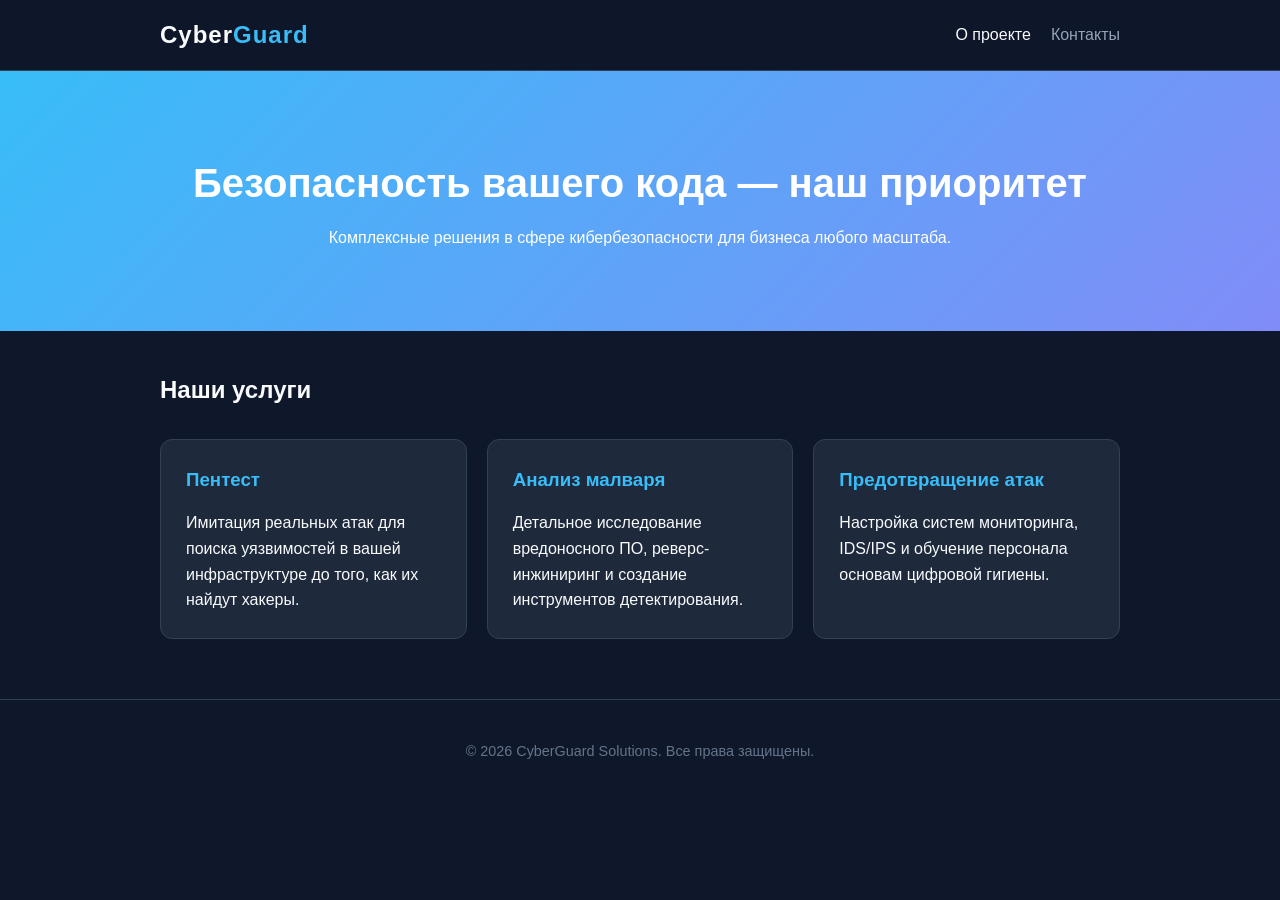
<file: index.html>
<!DOCTYPE html>
<html lang="ru">
<head>
    <meta charset="UTF-8">
    <title>CyberGuard | Главная</title>
    <link rel="stylesheet" href="style.css">
</head>
<body>
<nav>
    <div class="container nav-content">
        <div class="logo">Cyber<span>Guard</span></div>
        <ul class="nav-links">
            <li><a href="index.html" class="active">О проекте</a></li>
            <li><a href="contact.html">Контакты</a></li>
        </ul>
    </div>
</nav>

<header class="hero">
    <div class="container">
        <h1>Безопасность вашего кода — наш приоритет</h1>
        <p>Комплексные решения в сфере кибербезопасности для бизнеса любого масштаба.</p>
    </div>
</header>

<main class="container">
    <section class="services">
        <h2>Наши услуги</h2>
        <div class="grid">
            <div class="card">
                <h3>Пентест</h3>
                <p>Имитация реальных атак для поиска уязвимостей в вашей инфраструктуре до того, как их найдут хакеры.</p>
            </div>
            <div class="card">
                <h3>Анализ малваря</h3>
                <p>Детальное исследование вредоносного ПО, реверс-инжиниринг и создание инструментов детектирования.</p>
            </div>
            <div class="card">
                <h3>Предотвращение атак</h3>
                <p>Настройка систем мониторинга, IDS/IPS и обучение персонала основам цифровой гигиены.</p>
            </div>
        </div>
    </section>
</main>

<footer>
    <p>&copy; 2026 CyberGuard Solutions. Все права защищены.</p>
</footer>
</body>
</html>
</file>
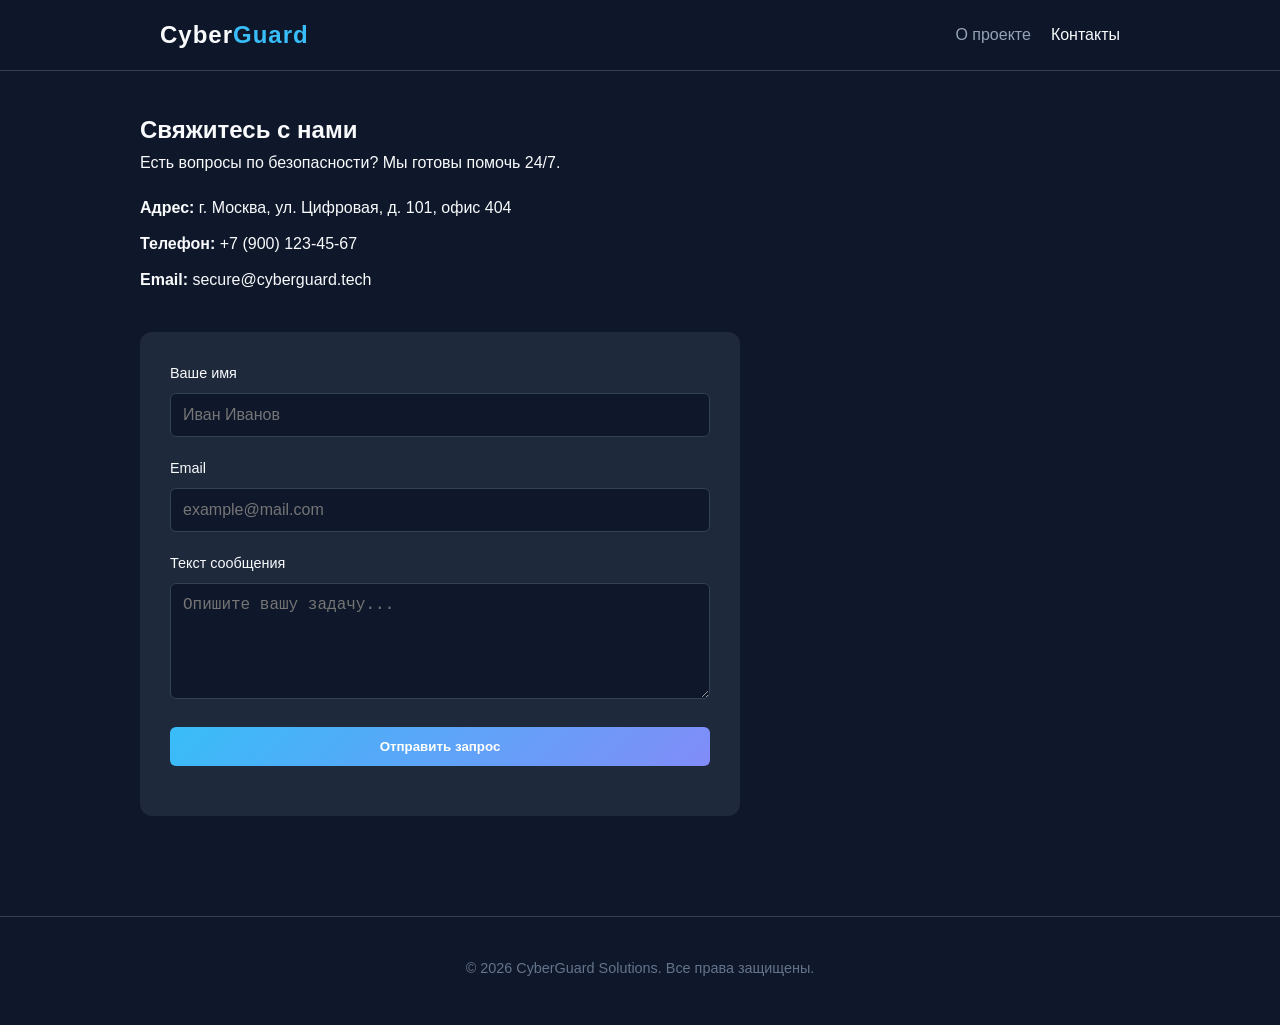
<file: contact.html>
<!DOCTYPE html>
<html lang="ru">
<head>
    <meta charset="UTF-8">
    <title>CyberGuard | Контакты</title>
    <link rel="stylesheet" href="style.css">
</head>
<body>
<nav>
    <div class="container nav-content">
        <div class="logo">Cyber<span>Guard</span></div>
        <ul class="nav-links">
            <li><a href="index.html">О проекте</a></li>
            <li><a href="contact.html" class="active">Контакты</a></li>
        </ul>
    </div>
</nav>

<main class="container page-content">
    <section class="contact-info">
        <h1>Свяжитесь с нами</h1>
        <p>Есть вопросы по безопасности? Мы готовы помочь 24/7.</p>
        <ul>
            <li><strong>Адрес:</strong> г. Москва, ул. Цифровая, д. 101, офис 404</li>
            <li><strong>Телефон:</strong> +7 (900) 123-45-67</li>
            <li><strong>Email:</strong> secure@cyberguard.tech</li>
        </ul>
    </section>

    <section class="form-section">
        <form id="contactForm">
            <div class="form-group">
                <label for="name">Ваше имя</label>
                <input type="text" id="name" placeholder="Иван Иванов">
            </div>
            <div class="form-group">
                <label for="email">Email</label>
                <input type="text" id="email" placeholder="example@mail.com">
            </div>
            <div class="form-group">
                <label for="message">Текст сообщения</label>
                <textarea id="message" rows="5" placeholder="Опишите вашу задачу..."></textarea>
            </div>
            <button type="submit" class="btn">Отправить запрос</button>
        </form>

        <div id="formResponse" style="margin-top: 20px;"></div>
    </section>
</main>

<footer>
    <p>&copy; 2026 CyberGuard Solutions. Все права защищены.</p>
</footer>
    <script src="index.js"></script>
</body>
</html>
</file>
<file: style.css>
:root {
    --bg-color: #0f172a;
    --card-bg: #1e293b;
    --text-color: #f8fafc;
    --accent-color: #38bdf8;
    --gradient: linear-gradient(135deg, #38bdf8 0%, #818cf8 100%);
}

* {
    box-sizing: border-box;
    margin: 0;
    padding: 0;
}

body {
    font-family: 'Segoe UI', Tahoma, Geneva, Verdana, sans-serif;
    background-color: var(--bg-color);
    color: var(--text-color);
    line-height: 1.6;
}

.container {
    max-width: 1000px;
    margin: 0 auto;
    padding: 0 20px;
}


nav {
    background: rgba(15, 23, 42, 0.9);
    backdrop-filter: blur(10px);
    border-bottom: 1px solid #334155;
    padding: 1rem 0;
    position: sticky;
    top: 0;
    z-index: 100;
}

.nav-content {
    display: flex;
    justify-content: space-between;
    align-items: center;
}

.logo {
    font-size: 1.5rem;
    font-weight: bold;
    letter-spacing: 1px;
}

.logo span {
    color: var(--accent-color);
}

.nav-links {
    list-style: none;
    display: flex;
    gap: 20px;
}

.nav-links a {
    text-decoration: none;
    color: #94a3b8;
    transition: 0.3s;
}

.nav-links a:hover, .nav-links a.active {
    color: var(--text-color);
}


.hero {
    padding: 80px 0;
    text-align: center;
    background: var(--gradient);
    color: white;
    margin-bottom: 40px;
}

.hero h1 {
    font-size: 2.5rem;
    margin-bottom: 10px;
}


.grid {
    display: grid;
    grid-template-columns: repeat(auto-fit, minmax(280px, 1fr));
    gap: 20px;
    margin-top: 30px;
}

.card {
    background: var(--card-bg);
    padding: 25px;
    border-radius: 12px;
    border: 1px solid #334155;
    transition: transform 0.3s ease;
}

.card:hover {
    transform: translateY(-5px);
    border-color: var(--accent-color);
}

.card h3 {
    color: var(--accent-color);
    margin-bottom: 15px;
}


.page-content {
    padding: 40px 0;
}

.contact-info {
    margin-bottom: 40px;
}

.contact-info ul {
    list-style: none;
    margin-top: 20px;
}

.contact-info li {
    margin-bottom: 10px;
}


.form-section {
    background: var(--card-bg);
    padding: 30px;
    border-radius: 12px;
    max-width: 600px;
}

.form-group {
    margin-bottom: 20px;
}

label {
    display: block;
    margin-bottom: 8px;
    font-size: 0.9rem;
}

input, textarea {
    width: 100%;
    padding: 12px;
    border-radius: 6px;
    border: 1px solid #334155;
    background: #0f172a;
    color: white;
    font-size: 1rem;
}

input:focus, textarea:focus {
    outline: none;
    border-color: var(--accent-color);
}

.btn {
    background: var(--gradient);
    color: white;
    padding: 12px 25px;
    border: none;
    border-radius: 6px;
    cursor: pointer;
    font-weight: bold;
    width: 100%;
    transition: opacity 0.3s;
}

.btn:hover {
    opacity: 0.9;
}


footer {
    text-align: center;
    padding: 40px 0;
    margin-top: 60px;
    border-top: 1px solid #334155;
    color: #64748b;
    font-size: 0.9rem;
}

.error-msg {
    color: #f87171;
    font-weight: bold;
}

.success-msg {
    color: #4ade80;
    background: rgba(74, 222, 128, 0.1);
    padding: 15px;
    border-radius: 8px;
    border: 1px solid #4ade80;
}
</file>
